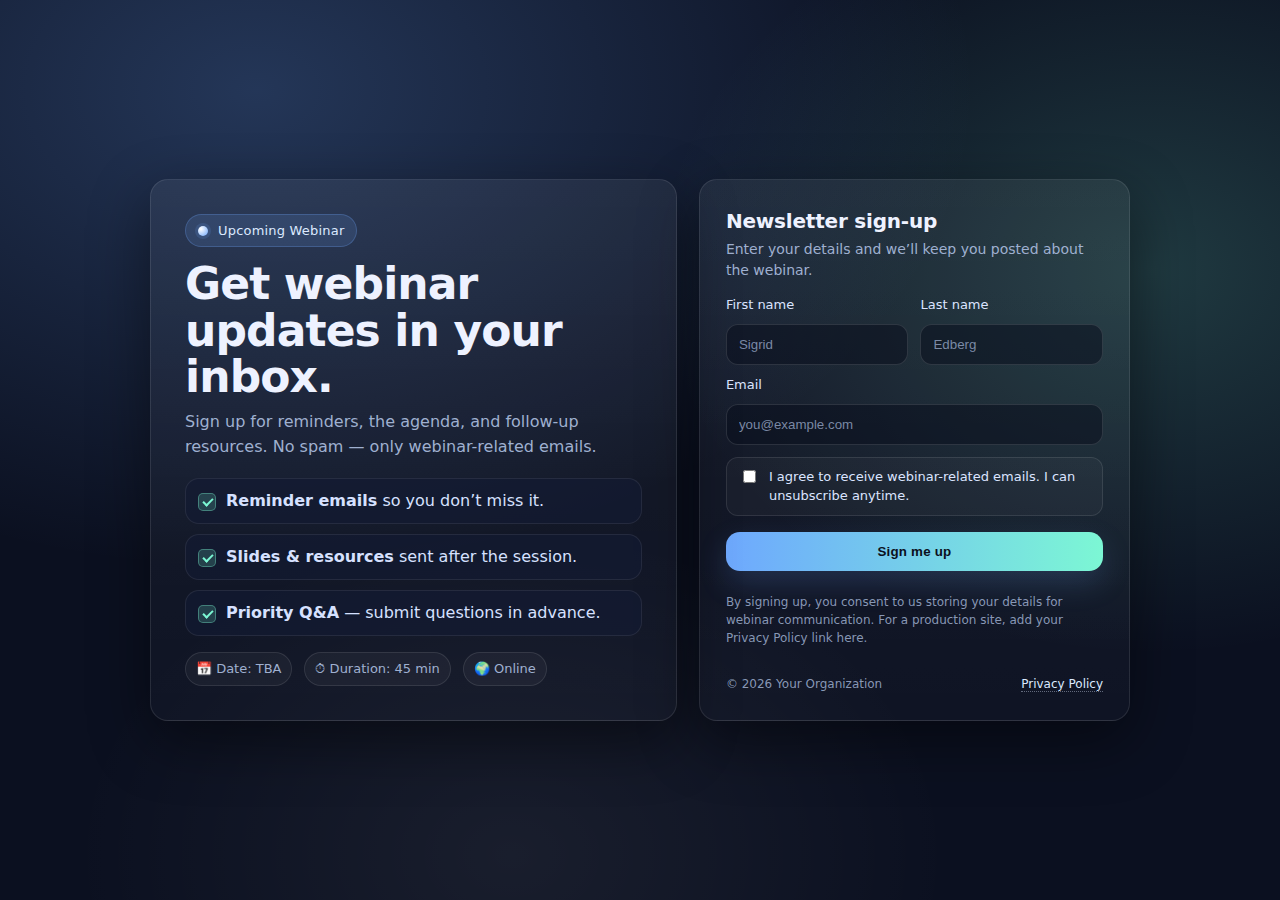
<file: templates/index.html>
<!doctype html>
<html lang="en">
<head>
  <meta charset="utf-8" />
  <meta name="viewport" content="width=device-width,initial-scale=1" />
  <title>Webinar Newsletter Signup</title>
  <meta name="description" content="Sign up for updates and reminders for our upcoming webinar." />

  <style>
    :root{
      --bg:#0b1020;
      --card:#121a33;
      --muted:#9fb0d0;
      --text:#eef2ff;
      --accent:#6ea8fe;
      --accent2:#7cf7d4;
      --danger:#ff6b6b;
      --ok:#35d07f;
      --shadow: 0 20px 60px rgba(0,0,0,.45);
      --radius:18px;
    }

    *{ box-sizing:border-box; }
    body{
      margin:0;
      font-family: ui-sans-serif, system-ui, -apple-system, Segoe UI, Roboto, Helvetica, Arial, "Apple Color Emoji","Segoe UI Emoji";
      background:
        radial-gradient(1200px 800px at 20% 10%, rgba(110,168,254,.25), transparent 60%),
        radial-gradient(900px 700px at 90% 30%, rgba(124,247,212,.18), transparent 55%),
        radial-gradient(800px 600px at 40% 95%, rgba(255,255,255,.06), transparent 55%),
        var(--bg);
      color:var(--text);
      min-height:100vh;
      display:flex;
      align-items:center;
      justify-content:center;
      padding:28px;
    }

    .wrap{
      width:min(980px, 100%);
      display:grid;
      grid-template-columns: 1.1fr .9fr;
      gap:22px;
      align-items:stretch;
    }

    @media (max-width: 880px){
      .wrap{ grid-template-columns: 1fr; }
    }

    .hero, .card{
      border-radius: var(--radius);
      background: linear-gradient(180deg, rgba(255,255,255,.06), rgba(255,255,255,.02));
      border: 1px solid rgba(255,255,255,.10);
      box-shadow: var(--shadow);
      overflow:hidden;
    }

    .hero{
      padding:34px;
      position:relative;
    }

    .badge{
      display:inline-flex;
      gap:10px;
      align-items:center;
      padding:8px 12px;
      border-radius:999px;
      background: rgba(110,168,254,.14);
      border: 1px solid rgba(110,168,254,.25);
      color: #dbe9ff;
      font-size: 13px;
      letter-spacing:.2px;
    }

    .dot{
      width:10px; height:10px; border-radius:50%;
      background: radial-gradient(circle at 30% 30%, #fff, var(--accent));
      box-shadow: 0 0 0 3px rgba(110,168,254,.15);
    }

    h1{
      margin:14px 0 10px;
      font-size: clamp(28px, 4vw, 44px);
      line-height:1.05;
      letter-spacing:-.02em;
    }

    .sub{
      color: var(--muted);
      font-size: 16px;
      line-height:1.55;
      max-width: 54ch;
      margin: 0 0 18px;
    }

    .bullets{
      margin: 18px 0 0;
      padding: 0;
      list-style:none;
      display:grid;
      gap:10px;
      color: #d6e1ff;
    }

    .bullets li{
      display:flex;
      gap:10px;
      align-items:flex-start;
      background: rgba(18,26,51,.65);
      border: 1px solid rgba(255,255,255,.08);
      padding:12px 12px;
      border-radius: 14px;
    }

    .check{
      width:18px; height:18px; flex:0 0 18px;
      border-radius: 5px;
      background: rgba(124,247,212,.18);
      border:1px solid rgba(124,247,212,.35);
      margin-top:2px;
      position:relative;
    }
    .check::after{
      content:"";
      position:absolute;
      left:4px; top:4px;
      width:8px; height:4px;
      border-left:2px solid var(--accent2);
      border-bottom:2px solid var(--accent2);
      transform: rotate(-45deg);
    }

    .meta{
      display:flex;
      gap:12px;
      flex-wrap:wrap;
      margin-top:16px;
      color: var(--muted);
      font-size: 13px;
    }
    .pill{
      padding:8px 10px;
      border-radius: 999px;
      border:1px solid rgba(255,255,255,.10);
      background: rgba(255,255,255,.04);
    }

    .card{
      padding: 26px;
      display:flex;
      flex-direction:column;
      justify-content:center;
    }

    .card h2{
      margin:0 0 6px;
      font-size: 20px;
      letter-spacing:-.01em;
    }
    .card p{
      margin: 0 0 16px;
      color: var(--muted);
      line-height:1.5;
      font-size: 14px;
    }

    form{ display:grid; gap:12px; }

    label{
      font-size: 13px;
      color: #dbe4ff;
      display:block;
      margin: 0 0 6px;
    }

    .field{
      display:flex;
      flex-direction:column;
      gap:6px;
    }

    input[type="text"], input[type="email"]{
      width:100%;
      padding: 12px 12px;
      border-radius: 12px;
      border: 1px solid rgba(255,255,255,.12);
      background: rgba(10,14,30,.55);
      color: var(--text);
      outline: none;
      transition: border-color .15s ease, transform .06s ease;
    }
    input::placeholder{ color: rgba(159,176,208,.75); }
    input:focus{
      border-color: rgba(110,168,254,.55);
      box-shadow: 0 0 0 4px rgba(110,168,254,.12);
    }

    .row{
      display:grid;
      grid-template-columns: 1fr 1fr;
      gap:12px;
    }
    @media (max-width: 520px){
      .row{ grid-template-columns: 1fr; }
    }

    .consent{
      display:flex;
      gap:10px;
      align-items:flex-start;
      padding: 10px 12px;
      border-radius: 12px;
      border:1px solid rgba(255,255,255,.10);
      background: rgba(255,255,255,.03);
      color: var(--muted);
      font-size: 13px;
      line-height:1.45;
    }
    .consent input{ margin-top:2px; }

    .error{
      display:none;
      color: #ffd2d2;
      background: rgba(255,107,107,.12);
      border: 1px solid rgba(255,107,107,.25);
      padding: 10px 12px;
      border-radius: 12px;
      font-size: 13px;
      line-height:1.4;
    }

    .success{
      display:none;
      color: #c9ffe2;
      background: rgba(53,208,127,.12);
      border: 1px solid rgba(53,208,127,.25);
      padding: 10px 12px;
      border-radius: 12px;
      font-size: 13px;
      line-height:1.4;
    }

    button{
      margin-top: 4px;
      width:100%;
      padding: 12px 14px;
      border-radius: 14px;
      border: 0;
      color: #0b1020;
      font-weight: 700;
      letter-spacing:.2px;
      cursor:pointer;
      background: linear-gradient(90deg, var(--accent), var(--accent2));
      box-shadow: 0 12px 30px rgba(110,168,254,.18);
      transition: transform .06s ease, filter .15s ease;
    }
    button:active{ transform: translateY(1px); }
    button:disabled{
      filter: grayscale(.3) brightness(.85);
      cursor:not-allowed;
    }

    .fineprint{
      margin-top: 10px;
      font-size: 12px;
      color: rgba(159,176,208,.85);
      line-height:1.5;
    }

    .footer{
      margin-top: 18px;
      display:flex;
      justify-content:space-between;
      gap:10px;
      flex-wrap:wrap;
      color: rgba(159,176,208,.85);
      font-size: 12px;
    }
    a{ color:#dbe9ff; text-decoration:none; border-bottom:1px dotted rgba(219,233,255,.4); }
    a:hover{ border-bottom-color: rgba(219,233,255,.85); }
  </style>
</head>

<body>
  <main class="wrap">
    <!-- Left: Webinar info -->
    <section class="hero" aria-label="Webinar information">
      <div class="badge"><span class="dot" aria-hidden="true"></span> Upcoming Webinar</div>
      <h1>Get webinar updates in your inbox.</h1>
      <p class="sub">
        Sign up for reminders, the agenda, and follow-up resources. No spam — only webinar-related emails.
      </p>

      <ul class="bullets">
        <li><span class="check" aria-hidden="true"></span><div><strong>Reminder emails</strong> so you don’t miss it.</div></li>
        <li><span class="check" aria-hidden="true"></span><div><strong>Slides & resources</strong> sent after the session.</div></li>
        <li><span class="check" aria-hidden="true"></span><div><strong>Priority Q&amp;A</strong> — submit questions in advance.</div></li>
      </ul>

      <div class="meta" aria-label="Webinar details">
        <span class="pill">📅 Date: <span id="webinarDate">TBA</span></span>
        <span class="pill">⏱ Duration: 45 min</span>
        <span class="pill">🌍 Online</span>
      </div>
    </section>

    <!-- Right: Signup form -->
    <section class="card" aria-label="Signup form">
      <h2>Newsletter sign-up</h2>
      <p>Enter your details and we’ll keep you posted about the webinar.</p>

      <div class="error" id="errorBox" role="alert"></div>
      <div class="success" id="successBox" role="status"></div>

      <form id="signupForm" novalidate>
        <div class="row">
          <div class="field">
            <label for="firstName">First name</label>
            <input id="firstName" name="firstName" type="text" placeholder="Sigrid" autocomplete="given-name" />
          </div>

          <div class="field">
            <label for="lastName">Last name</label>
            <input id="lastName" name="lastName" type="text" placeholder="Edberg" autocomplete="family-name" />
          </div>
        </div>

        <div class="field">
          <label for="email">Email</label>
          <input id="email" name="email" type="email" placeholder="you@example.com" autocomplete="email" required />
        </div>

        <div class="consent">
          <input id="consent" name="consent" type="checkbox" required />
          <label for="consent" style="margin:0;">
            I agree to receive webinar-related emails. I can unsubscribe anytime.
          </label>
        </div>

        <button id="submitBtn" type="submit">Sign me up</button>

        <div class="fineprint">
          By signing up, you consent to us storing your details for webinar communication.
          For a production site, add your Privacy Policy link here.
        </div>

        <div class="footer">
          <span>© <span id="year"></span> Your Organization</span>
          <span><a href="#" onclick="alert('Replace this with your privacy policy URL.'); return false;">Privacy Policy</a></span>
        </div>
      </form>
    </section>
  </main>

  <script>
    // --- Customize these if you want ---
    const WEBINAR_DATE_TEXT = "TBA"; // e.g. "March 15, 2026 • 09:00 CET"

    // --- Elements ---
    const form = document.getElementById("signupForm");
    const submitBtn = document.getElementById("submitBtn");
    const errorBox = document.getElementById("errorBox");
    const successBox = document.getElementById("successBox");

    document.getElementById("year").textContent = new Date().getFullYear();
    document.getElementById("webinarDate").textContent = WEBINAR_DATE_TEXT;

    function showError(message){
      successBox.style.display = "none";
      errorBox.textContent = message;
      errorBox.style.display = "block";
    }

    function showSuccess(message){
      errorBox.style.display = "none";
      successBox.textContent = message;
      successBox.style.display = "block";
    }

    function isValidEmail(email){
      // Simple, practical validation
      return /^[^\s@]+@[^\s@]+\.[^\s@]+$/.test(email);
    }

    form.addEventListener("submit", async (e) => {
      e.preventDefault();

      const firstName = document.getElementById("firstName").value.trim();
      const lastName  = document.getElementById("lastName").value.trim();
      const email     = document.getElementById("email").value.trim();
      const consent   = document.getElementById("consent").checked;

      if (!email) return showError("Please enter your email.");
      if (!isValidEmail(email)) return showError("That email doesn’t look quite right. Please check it.");
      if (!consent) return showError("Please tick the consent box to sign up.");

      // Fake "submit" (local-only).
      // Later you can replace this block with Firebase/Firestore or an API call.
      submitBtn.disabled = true;
      submitBtn.textContent = "Signing you up...";

      try {
        // Simulate network delay
        await new Promise(r => setTimeout(r, 600));

        // Store locally so you can test "it worked" without a backend
        const payload = { firstName, lastName, email, consent, ts: new Date().toISOString() };
        const key = "webinar_signups";
        const existing = JSON.parse(localStorage.getItem(key) || "[]");
        existing.push(payload);
        localStorage.setItem(key, JSON.stringify(existing));

        form.reset();
        showSuccess("You're signed up! We'll email you webinar updates and a reminder.");
      } catch (err) {
        console.error(err);
        showError("Something went wrong. Please try again.");
      } finally {
        submitBtn.disabled = false;
        submitBtn.textContent = "Sign me up";
      }
    });
  </script>
</body>
</html>
</file>
